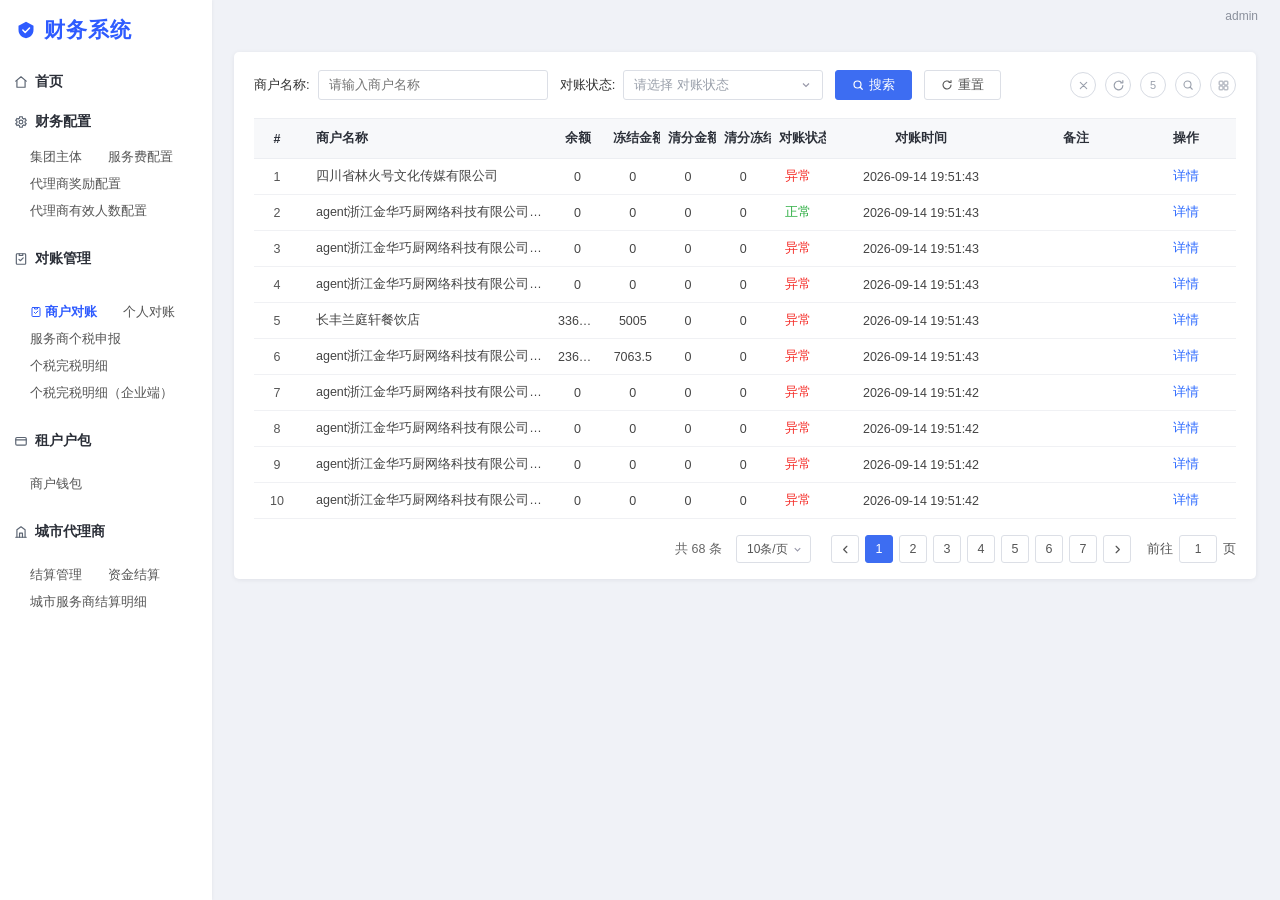
<file: index.html>
<!DOCTYPE html>
<html lang="zh-CN">
<head>
<meta charset="UTF-8">
<title>财务系统 - 商户对账</title>
<link rel="stylesheet" href="./common.css">
</head>
<body>
<div class="app">

  <!-- ============ 左侧菜单 ============ -->
  <aside class="sidebar">
    <div class="logo">
      <svg width="20" height="20" viewBox="0 0 24 24" fill="none">
        <path d="M12 2 L21 7 V12 C21 17.2 17.3 20.8 12 22 C6.7 20.8 3 17.2 3 12 V7 Z" fill="#2e5bff"/>
        <path d="M8.2 12.1 L11 14.9 L16.2 9.7" stroke="#fff" stroke-width="1.8" fill="none" stroke-linecap="round" stroke-linejoin="round"/>
      </svg>
      财务系统
    </div>

    <nav class="menu">
      <div class="menu-item">
        <span class="ic">
          <svg width="14" height="14" viewBox="0 0 24 24" fill="none" stroke="currentColor" stroke-width="2" stroke-linecap="round" stroke-linejoin="round"><path d="M3 10.5 L12 3 L21 10.5"/><path d="M5 9.5 V21 H19 V9.5"/></svg>
        </span>
        首页
      </div>

      <div class="menu-group">
        <div class="menu-title">
          <span class="ic">
            <svg width="14" height="14" viewBox="0 0 24 24" fill="none" stroke="currentColor" stroke-width="2"><circle cx="12" cy="12" r="3.2"/><path d="M19 12a7 7 0 0 0-.1-1.2l2-1.5-2-3.4-2.3 1a7 7 0 0 0-2-1.2L14.2 3H9.8L9.4 5.7a7 7 0 0 0-2 1.2l-2.3-1-2 3.4 2 1.5A7 7 0 0 0 5 12c0 .4 0 .8.1 1.2l-2 1.5 2 3.4 2.3-1a7 7 0 0 0 2 1.2l.4 2.7h4.4l.4-2.7a7 7 0 0 0 2-1.2l2.3 1 2-3.4-2-1.5c.1-.4.1-.8.1-1.2z"/></svg>
          </span>
          财务配置
        </div>
        <div class="menu-sub">
          <div class="row"><span>集团主体</span><span>服务费配置</span></div>
          <div>代理商奖励配置</div>
          <div>代理商有效人数配置</div>
        </div>
      </div>

      <div class="menu-group">
        <div class="menu-title">
          <span class="ic">
            <svg width="14" height="14" viewBox="0 0 24 24" fill="none" stroke="currentColor" stroke-width="2" stroke-linecap="round" stroke-linejoin="round"><rect x="4" y="3" width="16" height="18" rx="1.5"/><path d="M9 3 V6 H15 V3"/><path d="M8.5 12.5 L11 15 L15.8 10.2"/></svg>
          </span>
          对账管理
        </div>
        <div class="menu-sub" style="padding-top:20px;">
          <div class="row">
            <a href="./index.html" class="active"><svg width="12" height="12" viewBox="0 0 24 24" fill="none" stroke="currentColor" stroke-width="2" stroke-linecap="round" stroke-linejoin="round"><rect x="4" y="3" width="16" height="18" rx="1.5"/><path d="M9 3 V6 H15 V3"/><path d="M8.5 12.5 L11 15 L15.8 10.2"/></svg>商户对账</a>
            <a href="#">个人对账</a>
          </div>
          <div><a href="./tax-provider.html">服务商个税申报</a></div>
          <div><a href="./tax.html">个税完税明细</a></div>
          <div><a href="./tax-enterprise.html">个税完税明细（企业端）</a></div>
        </div>
      </div>

      <div class="menu-group">
        <div class="menu-title">
          <span class="ic">
            <svg width="14" height="14" viewBox="0 0 24 24" fill="none" stroke="currentColor" stroke-width="2" stroke-linecap="round" stroke-linejoin="round"><rect x="3" y="6" width="18" height="13" rx="2"/><path d="M3 10 H21"/></svg>
          </span>
          租户户包
        </div>
        <div class="menu-sub" style="padding-top:10px;">
          <div>商户钱包</div>
        </div>
      </div>

      <div class="menu-group">
        <div class="menu-title">
          <span class="ic">
            <svg width="14" height="14" viewBox="0 0 24 24" fill="none" stroke="currentColor" stroke-width="2" stroke-linecap="round" stroke-linejoin="round"><path d="M3 21 H21"/><path d="M5 21 V8 L12 3 L19 8 V21"/><path d="M9.5 21 V14 H14.5 V21"/></svg>
          </span>
          城市代理商
        </div>
        <div class="menu-sub" style="padding-top:10px;">
          <div class="row"><span>结算管理</span><span>资金结算</span></div>
          <div>城市服务商结算明细</div>
        </div>
      </div>
    </nav>
  </aside>

  <!-- ============ 右侧主区域 ============ -->
  <main class="main">
    <div class="admin">admin</div>

    <div class="content">
      <div class="card">

        <!-- 筛选栏 -->
        <div class="toolbar">
          <label class="field">商户名称:
            <input type="text" placeholder="请输入商户名称">
          </label>
          <label class="field">对账状态:
            <select>
              <option>请选择 对账状态</option>
            </select>
          </label>
          <span class="btn btn-primary">
            <svg width="12" height="12" viewBox="0 0 24 24" fill="none" stroke="currentColor" stroke-width="2.4" stroke-linecap="round"><circle cx="11" cy="11" r="7"/><path d="M20.5 20.5 L16.5 16.5"/></svg>
            搜索
          </span>
          <span class="btn btn-plain">
            <svg width="12" height="12" viewBox="0 0 24 24" fill="none" stroke="currentColor" stroke-width="2.2" stroke-linecap="round" stroke-linejoin="round"><path d="M20 12 A8 8 0 1 1 17.5 6.2"/><path d="M20 3 V7 H16"/></svg>
            重置
          </span>

          <div class="circle-tools">
            <span class="ct">
              <svg width="11" height="11" viewBox="0 0 24 24" fill="none" stroke="currentColor" stroke-width="2.4" stroke-linecap="round"><path d="M5 5 L19 19 M19 5 L5 19"/></svg>
            </span>
            <span class="ct">
              <svg width="13" height="13" viewBox="0 0 24 24" fill="none" stroke="currentColor" stroke-width="2.2" stroke-linecap="round" stroke-linejoin="round"><path d="M20 12 A8 8 0 1 1 17.5 6.2"/><path d="M20 3 V7 H16"/></svg>
            </span>
            <span class="ct" style="font-size:11px;">5</span>
            <span class="ct">
              <svg width="12" height="12" viewBox="0 0 24 24" fill="none" stroke="currentColor" stroke-width="2.2" stroke-linecap="round"><circle cx="11" cy="11" r="7"/><path d="M20.5 20.5 L16.5 16.5"/></svg>
            </span>
            <span class="ct">
              <svg width="13" height="13" viewBox="0 0 24 24" fill="none" stroke="currentColor" stroke-width="1.8"><rect x="4" y="4" width="7" height="7" rx="1"/><rect x="13" y="4" width="7" height="7" rx="1"/><rect x="4" y="13" width="7" height="7" rx="1"/><rect x="13" y="13" width="7" height="7" rx="1"/></svg>
            </span>
          </div>
        </div>

        <!-- 数据表格 -->
        <table>
          <colgroup>
            <col style="width:46px">
            <col style="width:250px">
            <col>
            <col>
            <col>
            <col>
            <col>
            <col style="width:190px">
            <col style="width:120px">
            <col style="width:100px">
          </colgroup>
          <thead>
            <tr>
              <th>#</th>
              <th class="name">商户名称</th>
              <th>余额</th>
              <th>冻结金额</th>
              <th>清分金额</th>
              <th>清分冻结金额</th>
              <th>对账状态</th>
              <th>对账时间</th>
              <th>备注</th>
              <th>操作</th>
            </tr>
          </thead>
          <tbody>
            <tr>
              <td class="idx">1</td>
              <td class="name">四川省林火号文化传媒有限公司</td>
              <td>0</td><td>0</td><td>0</td><td>0</td>
              <td class="st-abn">异常</td>
              <td>2026-09-14 19:51:43</td>
              <td></td>
              <td><a class="detail" href="#">详情</a></td>
            </tr>
            <tr>
              <td class="idx">2</td>
              <td class="name">agent浙江金华巧厨网络科技有限公司哟</td>
              <td>0</td><td>0</td><td>0</td><td>0</td>
              <td class="st-ok">正常</td>
              <td>2026-09-14 19:51:43</td>
              <td></td>
              <td><a class="detail" href="#">详情</a></td>
            </tr>
            <tr>
              <td class="idx">3</td>
              <td class="name">agent浙江金华巧厨网络科技有限公司哟</td>
              <td>0</td><td>0</td><td>0</td><td>0</td>
              <td class="st-abn">异常</td>
              <td>2026-09-14 19:51:43</td>
              <td></td>
              <td><a class="detail" href="#">详情</a></td>
            </tr>
            <tr>
              <td class="idx">4</td>
              <td class="name">agent浙江金华巧厨网络科技有限公司YN</td>
              <td>0</td><td>0</td><td>0</td><td>0</td>
              <td class="st-abn">异常</td>
              <td>2026-09-14 19:51:43</td>
              <td></td>
              <td><a class="detail" href="#">详情</a></td>
            </tr>
            <tr>
              <td class="idx">5</td>
              <td class="name">长丰兰庭轩餐饮店</td>
              <td>3362.73</td><td>5005</td><td>0</td><td>0</td>
              <td class="st-abn">异常</td>
              <td>2026-09-14 19:51:43</td>
              <td></td>
              <td><a class="detail" href="#">详情</a></td>
            </tr>
            <tr>
              <td class="idx">6</td>
              <td class="name">agent浙江金华巧厨网络科技有限公司MN</td>
              <td>2367.73</td><td>7063.5</td><td>0</td><td>0</td>
              <td class="st-abn">异常</td>
              <td>2026-09-14 19:51:43</td>
              <td></td>
              <td><a class="detail" href="#">详情</a></td>
            </tr>
            <tr>
              <td class="idx">7</td>
              <td class="name">agent浙江金华巧厨网络科技有限公司哟</td>
              <td>0</td><td>0</td><td>0</td><td>0</td>
              <td class="st-abn">异常</td>
              <td>2026-09-14 19:51:42</td>
              <td></td>
              <td><a class="detail" href="#">详情</a></td>
            </tr>
            <tr>
              <td class="idx">8</td>
              <td class="name">agent浙江金华巧厨网络科技有限公司$$</td>
              <td>0</td><td>0</td><td>0</td><td>0</td>
              <td class="st-abn">异常</td>
              <td>2026-09-14 19:51:42</td>
              <td></td>
              <td><a class="detail" href="#">详情</a></td>
            </tr>
            <tr>
              <td class="idx">9</td>
              <td class="name">agent浙江金华巧厨网络科技有限公司$$</td>
              <td>0</td><td>0</td><td>0</td><td>0</td>
              <td class="st-abn">异常</td>
              <td>2026-09-14 19:51:42</td>
              <td></td>
              <td><a class="detail" href="#">详情</a></td>
            </tr>
            <tr>
              <td class="idx">10</td>
              <td class="name">agent浙江金华巧厨网络科技有限公司哟</td>
              <td>0</td><td>0</td><td>0</td><td>0</td>
              <td class="st-abn">异常</td>
              <td>2026-09-14 19:51:42</td>
              <td></td>
              <td><a class="detail" href="#">详情</a></td>
            </tr>
          </tbody>
        </table>

        <!-- 分页 -->
        <div class="pager">
          <span class="total">共 68 条</span>
          <select>
            <option>10条/页</option>
          </select>
          <span class="pg">
            <svg width="11" height="11" viewBox="0 0 24 24" fill="none" stroke="currentColor" stroke-width="2.6" stroke-linecap="round" stroke-linejoin="round"><polyline points="15 5 8 12 15 19"/></svg>
          </span>
          <span class="pg active">1</span>
          <span class="pg">2</span>
          <span class="pg">3</span>
          <span class="pg">4</span>
          <span class="pg">5</span>
          <span class="pg">6</span>
          <span class="pg">7</span>
          <span class="pg">
            <svg width="11" height="11" viewBox="0 0 24 24" fill="none" stroke="currentColor" stroke-width="2.6" stroke-linecap="round" stroke-linejoin="round"><polyline points="9 5 16 12 9 19"/></svg>
          </span>
          <span class="goto">前往 <input value="1"> 页</span>
        </div>

      </div>
    </div>
  </main>
</div>
</body>
</html>
</file>
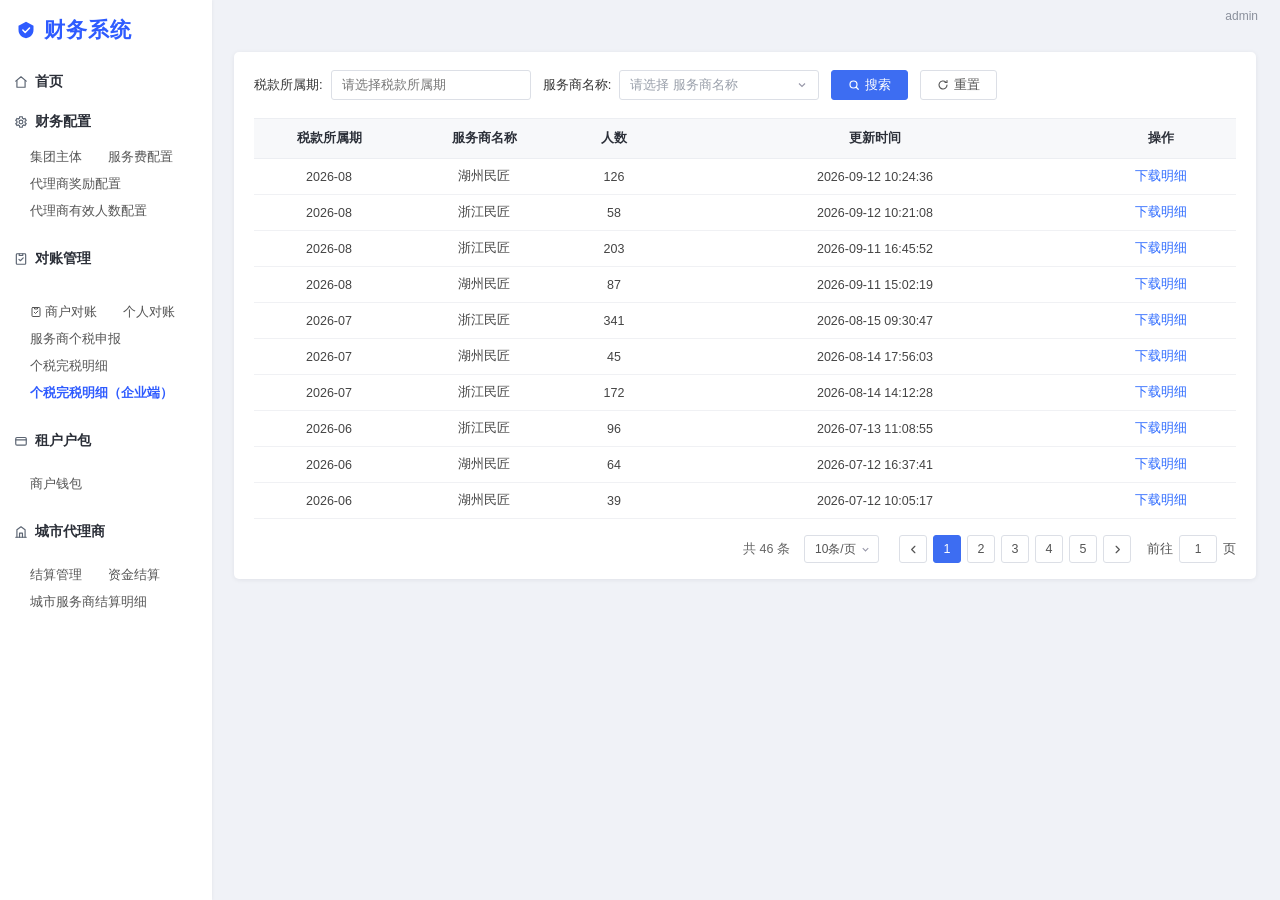
<file: tax-enterprise.html>
<!DOCTYPE html>
<html lang="zh-CN">
<head>
<meta charset="UTF-8">
<title>财务系统 - 个税完税明细（企业端）</title>
<link rel="stylesheet" href="./common.css">
</head>
<body>
<div class="app">

  <!-- ============ 左侧菜单 ============ -->
  <aside class="sidebar">
    <div class="logo">
      <svg width="20" height="20" viewBox="0 0 24 24" fill="none">
        <path d="M12 2 L21 7 V12 C21 17.2 17.3 20.8 12 22 C6.7 20.8 3 17.2 3 12 V7 Z" fill="#2e5bff"/>
        <path d="M8.2 12.1 L11 14.9 L16.2 9.7" stroke="#fff" stroke-width="1.8" fill="none" stroke-linecap="round" stroke-linejoin="round"/>
      </svg>
      财务系统
    </div>

    <nav class="menu">
      <div class="menu-item">
        <span class="ic">
          <svg width="14" height="14" viewBox="0 0 24 24" fill="none" stroke="currentColor" stroke-width="2" stroke-linecap="round" stroke-linejoin="round"><path d="M3 10.5 L12 3 L21 10.5"/><path d="M5 9.5 V21 H19 V9.5"/></svg>
        </span>
        首页
      </div>

      <div class="menu-group">
        <div class="menu-title">
          <span class="ic">
            <svg width="14" height="14" viewBox="0 0 24 24" fill="none" stroke="currentColor" stroke-width="2"><circle cx="12" cy="12" r="3.2"/><path d="M19 12a7 7 0 0 0-.1-1.2l2-1.5-2-3.4-2.3 1a7 7 0 0 0-2-1.2L14.2 3H9.8L9.4 5.7a7 7 0 0 0-2 1.2l-2.3-1-2 3.4 2 1.5A7 7 0 0 0 5 12c0 .4 0 .8.1 1.2l-2 1.5 2 3.4 2.3-1a7 7 0 0 0 2 1.2l.4 2.7h4.4l.4-2.7a7 7 0 0 0 2-1.2l2.3 1 2-3.4-2-1.5c.1-.4.1-.8.1-1.2z"/></svg>
          </span>
          财务配置
        </div>
        <div class="menu-sub">
          <div class="row"><span>集团主体</span><span>服务费配置</span></div>
          <div>代理商奖励配置</div>
          <div>代理商有效人数配置</div>
        </div>
      </div>

      <div class="menu-group">
        <div class="menu-title">
          <span class="ic">
            <svg width="14" height="14" viewBox="0 0 24 24" fill="none" stroke="currentColor" stroke-width="2" stroke-linecap="round" stroke-linejoin="round"><rect x="4" y="3" width="16" height="18" rx="1.5"/><path d="M9 3 V6 H15 V3"/><path d="M8.5 12.5 L11 15 L15.8 10.2"/></svg>
          </span>
          对账管理
        </div>
        <div class="menu-sub" style="padding-top:20px;">
          <div class="row">
            <a href="./index.html"><svg width="12" height="12" viewBox="0 0 24 24" fill="none" stroke="currentColor" stroke-width="2" stroke-linecap="round" stroke-linejoin="round" style="vertical-align:-2px;margin-right:3px;"><rect x="4" y="3" width="16" height="18" rx="1.5"/><path d="M9 3 V6 H15 V3"/><path d="M8.5 12.5 L11 15 L15.8 10.2"/></svg>商户对账</a>
            <a href="#">个人对账</a>
          </div>
          <div><a href="./tax-provider.html">服务商个税申报</a></div>
          <div><a href="./tax.html">个税完税明细</a></div>
          <div><a href="./tax-enterprise.html" class="active">个税完税明细（企业端）</a></div>
        </div>
      </div>

      <div class="menu-group">
        <div class="menu-title">
          <span class="ic">
            <svg width="14" height="14" viewBox="0 0 24 24" fill="none" stroke="currentColor" stroke-width="2" stroke-linecap="round" stroke-linejoin="round"><rect x="3" y="6" width="18" height="13" rx="2"/><path d="M3 10 H21"/></svg>
          </span>
          租户户包
        </div>
        <div class="menu-sub" style="padding-top:10px;">
          <div>商户钱包</div>
        </div>
      </div>

      <div class="menu-group">
        <div class="menu-title">
          <span class="ic">
            <svg width="14" height="14" viewBox="0 0 24 24" fill="none" stroke="currentColor" stroke-width="2" stroke-linecap="round" stroke-linejoin="round"><path d="M3 21 H21"/><path d="M5 21 V8 L12 3 L19 8 V21"/><path d="M9.5 21 V14 H14.5 V21"/></svg>
          </span>
          城市代理商
        </div>
        <div class="menu-sub" style="padding-top:10px;">
          <div class="row"><span>结算管理</span><span>资金结算</span></div>
          <div>城市服务商结算明细</div>
        </div>
      </div>
    </nav>
  </aside>

  <!-- ============ 右侧主区域 ============ -->
  <main class="main">
    <div class="admin">admin</div>

    <div class="content">
      <div class="card">

        <!-- 筛选栏（纯静态，不做搜索交互） -->
        <div class="toolbar">
          <label class="field">税款所属期:
            <input type="text" placeholder="请选择税款所属期" style="width:200px;">
          </label>
          <label class="field">服务商名称:
            <select>
              <option>请选择 服务商名称</option>
              <option>湖州民匠</option>
              <option>浙江民匠</option>
            </select>
          </label>
          <span class="btn btn-primary">
            <svg width="12" height="12" viewBox="0 0 24 24" fill="none" stroke="currentColor" stroke-width="2.4" stroke-linecap="round"><circle cx="11" cy="11" r="7"/><path d="M20.5 20.5 L16.5 16.5"/></svg>
            搜索
          </span>
          <span class="btn btn-plain">
            <svg width="12" height="12" viewBox="0 0 24 24" fill="none" stroke="currentColor" stroke-width="2.2" stroke-linecap="round" stroke-linejoin="round"><path d="M20 12 A8 8 0 1 1 17.5 6.2"/><path d="M20 3 V7 H16"/></svg>
            重置
          </span>
        </div>

        <!-- 数据表格 -->
        <table>
          <colgroup>
            <col style="width:150px">
            <col style="width:160px">
            <col style="width:100px">
            <col>
            <col style="width:150px">
          </colgroup>
          <thead>
            <tr>
              <th>税款所属期</th>
              <th>服务商名称</th>
              <th>人数</th>
              <th>更新时间</th>
              <th>操作</th>
            </tr>
          </thead>
          <tbody>
            <tr>
              <td>2026-08</td>
              <td>湖州民匠</td>
              <td>126</td>
              <td>2026-09-12 10:24:36</td>
              <td class="ops">
                <span class="detail">下载明细</span>
              </td>
            </tr>
            <tr>
              <td>2026-08</td>
              <td>浙江民匠</td>
              <td>58</td>
              <td>2026-09-12 10:21:08</td>
              <td class="ops">
                <span class="detail">下载明细</span>
              </td>
            </tr>
            <tr>
              <td>2026-08</td>
              <td>浙江民匠</td>
              <td>203</td>
              <td>2026-09-11 16:45:52</td>
              <td class="ops">
                <span class="detail">下载明细</span>
              </td>
            </tr>
            <tr>
              <td>2026-08</td>
              <td>湖州民匠</td>
              <td>87</td>
              <td>2026-09-11 15:02:19</td>
              <td class="ops">
                <span class="detail">下载明细</span>
              </td>
            </tr>
            <tr>
              <td>2026-07</td>
              <td>浙江民匠</td>
              <td>341</td>
              <td>2026-08-15 09:30:47</td>
              <td class="ops">
                <span class="detail">下载明细</span>
              </td>
            </tr>
            <tr>
              <td>2026-07</td>
              <td>湖州民匠</td>
              <td>45</td>
              <td>2026-08-14 17:56:03</td>
              <td class="ops">
                <span class="detail">下载明细</span>
              </td>
            </tr>
            <tr>
              <td>2026-07</td>
              <td>浙江民匠</td>
              <td>172</td>
              <td>2026-08-14 14:12:28</td>
              <td class="ops">
                <span class="detail">下载明细</span>
              </td>
            </tr>
            <tr>
              <td>2026-06</td>
              <td>浙江民匠</td>
              <td>96</td>
              <td>2026-07-13 11:08:55</td>
              <td class="ops">
                <span class="detail">下载明细</span>
              </td>
            </tr>
            <tr>
              <td>2026-06</td>
              <td>湖州民匠</td>
              <td>64</td>
              <td>2026-07-12 16:37:41</td>
              <td class="ops">
                <span class="detail">下载明细</span>
              </td>
            </tr>
            <tr>
              <td>2026-06</td>
              <td>湖州民匠</td>
              <td>39</td>
              <td>2026-07-12 10:05:17</td>
              <td class="ops">
                <span class="detail">下载明细</span>
              </td>
            </tr>
          </tbody>
        </table>

        <!-- 分页 -->
        <div class="pager">
          <span class="total">共 46 条</span>
          <select>
            <option>10条/页</option>
          </select>
          <span class="pg">
            <svg width="11" height="11" viewBox="0 0 24 24" fill="none" stroke="currentColor" stroke-width="2.6" stroke-linecap="round" stroke-linejoin="round"><polyline points="15 5 8 12 15 19"/></svg>
          </span>
          <span class="pg active">1</span>
          <span class="pg">2</span>
          <span class="pg">3</span>
          <span class="pg">4</span>
          <span class="pg">5</span>
          <span class="pg">
            <svg width="11" height="11" viewBox="0 0 24 24" fill="none" stroke="currentColor" stroke-width="2.6" stroke-linecap="round" stroke-linejoin="round"><polyline points="9 5 16 12 9 19"/></svg>
          </span>
          <span class="goto">前往 <input value="1"> 页</span>
        </div>

      </div>
    </div>
  </main>
</div>
</body>
</html>
</file>
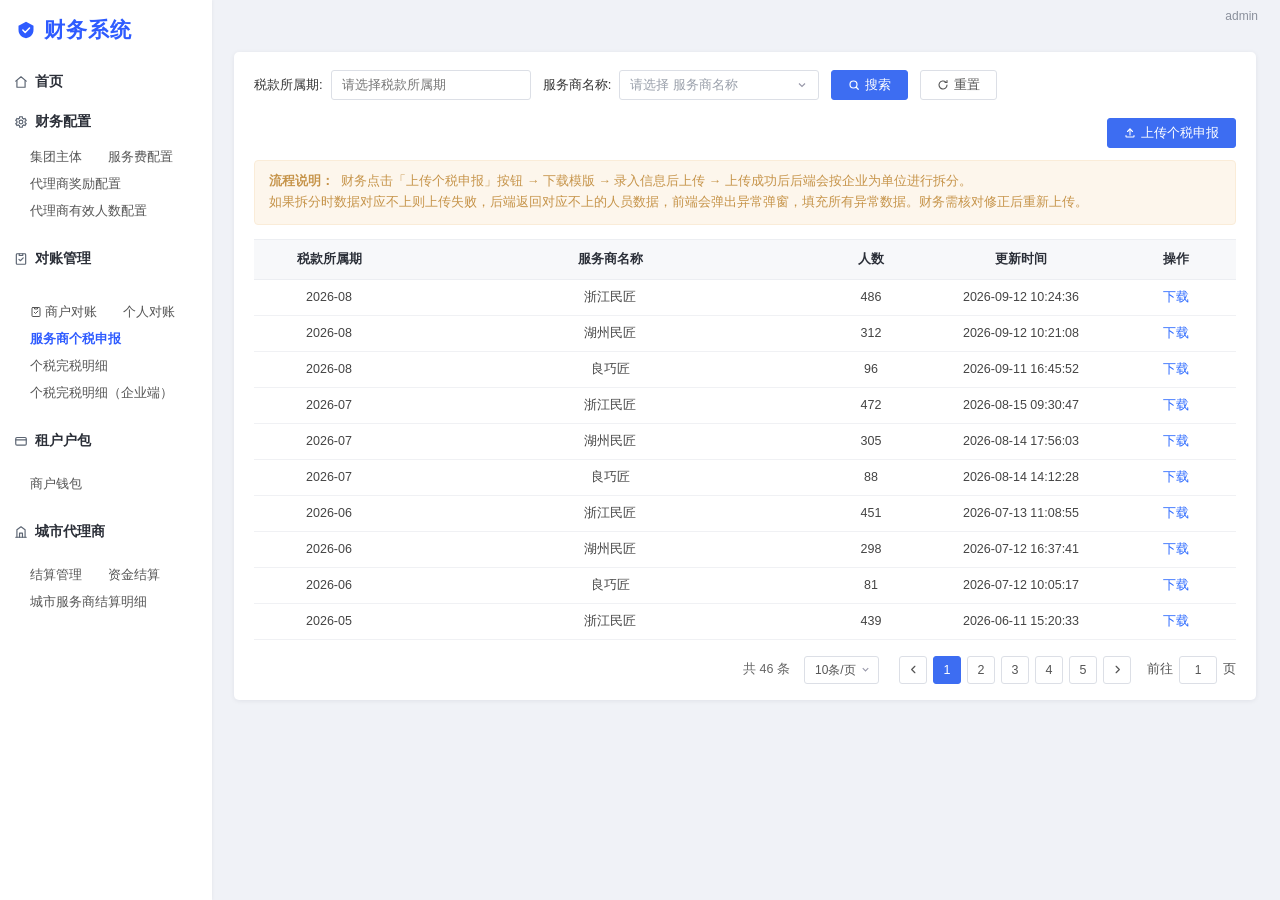
<file: tax-provider.html>
<!DOCTYPE html>
<html lang="zh-CN">
<head>
<meta charset="UTF-8">
<title>财务系统 - 服务商个税申报</title>
<link rel="stylesheet" href="./common.css">
</head>
<body>
<div class="app">

  <!-- ============ 左侧菜单 ============ -->
  <aside class="sidebar">
    <div class="logo">
      <svg width="20" height="20" viewBox="0 0 24 24" fill="none">
        <path d="M12 2 L21 7 V12 C21 17.2 17.3 20.8 12 22 C6.7 20.8 3 17.2 3 12 V7 Z" fill="#2e5bff"/>
        <path d="M8.2 12.1 L11 14.9 L16.2 9.7" stroke="#fff" stroke-width="1.8" fill="none" stroke-linecap="round" stroke-linejoin="round"/>
      </svg>
      财务系统
    </div>

    <nav class="menu">
      <div class="menu-item">
        <span class="ic">
          <svg width="14" height="14" viewBox="0 0 24 24" fill="none" stroke="currentColor" stroke-width="2" stroke-linecap="round" stroke-linejoin="round"><path d="M3 10.5 L12 3 L21 10.5"/><path d="M5 9.5 V21 H19 V9.5"/></svg>
        </span>
        首页
      </div>

      <div class="menu-group">
        <div class="menu-title">
          <span class="ic">
            <svg width="14" height="14" viewBox="0 0 24 24" fill="none" stroke="currentColor" stroke-width="2"><circle cx="12" cy="12" r="3.2"/><path d="M19 12a7 7 0 0 0-.1-1.2l2-1.5-2-3.4-2.3 1a7 7 0 0 0-2-1.2L14.2 3H9.8L9.4 5.7a7 7 0 0 0-2 1.2l-2.3-1-2 3.4 2 1.5A7 7 0 0 0 5 12c0 .4 0 .8.1 1.2l-2 1.5 2 3.4 2.3-1a7 7 0 0 0 2 1.2l.4 2.7h4.4l.4-2.7a7 7 0 0 0 2-1.2l2.3 1 2-3.4-2-1.5c.1-.4.1-.8.1-1.2z"/></svg>
          </span>
          财务配置
        </div>
        <div class="menu-sub">
          <div class="row"><span>集团主体</span><span>服务费配置</span></div>
          <div>代理商奖励配置</div>
          <div>代理商有效人数配置</div>
        </div>
      </div>

      <div class="menu-group">
        <div class="menu-title">
          <span class="ic">
            <svg width="14" height="14" viewBox="0 0 24 24" fill="none" stroke="currentColor" stroke-width="2" stroke-linecap="round" stroke-linejoin="round"><rect x="4" y="3" width="16" height="18" rx="1.5"/><path d="M9 3 V6 H15 V3"/><path d="M8.5 12.5 L11 15 L15.8 10.2"/></svg>
          </span>
          对账管理
        </div>
        <div class="menu-sub" style="padding-top:20px;">
          <div class="row">
            <a href="./index.html"><svg width="12" height="12" viewBox="0 0 24 24" fill="none" stroke="currentColor" stroke-width="2" stroke-linecap="round" stroke-linejoin="round" style="vertical-align:-2px;margin-right:3px;"><rect x="4" y="3" width="16" height="18" rx="1.5"/><path d="M9 3 V6 H15 V3"/><path d="M8.5 12.5 L11 15 L15.8 10.2"/></svg>商户对账</a>
            <a href="#">个人对账</a>
          </div>
          <div><a href="./tax-provider.html" class="active">服务商个税申报</a></div>
          <div><a href="./tax.html">个税完税明细</a></div>
          <div><a href="./tax-enterprise.html">个税完税明细（企业端）</a></div>
        </div>
      </div>

      <div class="menu-group">
        <div class="menu-title">
          <span class="ic">
            <svg width="14" height="14" viewBox="0 0 24 24" fill="none" stroke="currentColor" stroke-width="2" stroke-linecap="round" stroke-linejoin="round"><rect x="3" y="6" width="18" height="13" rx="2"/><path d="M3 10 H21"/></svg>
          </span>
          租户户包
        </div>
        <div class="menu-sub" style="padding-top:10px;">
          <div>商户钱包</div>
        </div>
      </div>

      <div class="menu-group">
        <div class="menu-title">
          <span class="ic">
            <svg width="14" height="14" viewBox="0 0 24 24" fill="none" stroke="currentColor" stroke-width="2" stroke-linecap="round" stroke-linejoin="round"><path d="M3 21 H21"/><path d="M5 21 V8 L12 3 L19 8 V21"/><path d="M9.5 21 V14 H14.5 V21"/></svg>
          </span>
          城市代理商
        </div>
        <div class="menu-sub" style="padding-top:10px;">
          <div class="row"><span>结算管理</span><span>资金结算</span></div>
          <div>城市服务商结算明细</div>
        </div>
      </div>
    </nav>
  </aside>

  <!-- ============ 右侧主区域 ============ -->
  <main class="main">
    <div class="admin">admin</div>

    <div class="content">
      <div class="card">

        <!-- 筛选栏（纯静态，不做搜索交互） -->
        <div class="toolbar">
          <label class="field">税款所属期:
            <input type="text" placeholder="请选择税款所属期" style="width:200px;">
          </label>
          <label class="field">服务商名称:
            <select>
              <option>请选择 服务商名称</option>
              <option>浙江民匠</option>
              <option>湖州民匠</option>
              <option>良巧匠</option>
            </select>
          </label>
          <span class="btn btn-primary">
            <svg width="12" height="12" viewBox="0 0 24 24" fill="none" stroke="currentColor" stroke-width="2.4" stroke-linecap="round"><circle cx="11" cy="11" r="7"/><path d="M20.5 20.5 L16.5 16.5"/></svg>
            搜索
          </span>
          <span class="btn btn-plain">
            <svg width="12" height="12" viewBox="0 0 24 24" fill="none" stroke="currentColor" stroke-width="2.2" stroke-linecap="round" stroke-linejoin="round"><path d="M20 12 A8 8 0 1 1 17.5 6.2"/><path d="M20 3 V7 H16"/></svg>
            重置
          </span>
        </div>

        <!-- 表头上方操作按钮 -->
        <div class="table-bar">
          <span class="btn btn-primary" id="openUpload" style="cursor:pointer;">
            <svg width="12" height="12" viewBox="0 0 24 24" fill="none" stroke="currentColor" stroke-width="2.2" stroke-linecap="round" stroke-linejoin="round"><path d="M12 16 V4"/><path d="M7 9 L12 4 L17 9"/><path d="M4 17 V19 a1 1 0 0 0 1 1 H19 a1 1 0 0 0 1-1 V17"/></svg>
            上传个税申报
          </span>
        </div>

        <!-- 黄底提示 -->
        <div style="background:#fdf6ec;border:1px solid #faecd8;color:#c6944a;padding:10px 14px;border-radius:4px;font-size:12.5px;line-height:1.7;margin-bottom:14px;">
          <b style="margin-right:4px;">流程说明：</b>
          财务点击「上传个税申报」按钮 → 下载模版 → 录入信息后上传 → 上传成功后后端会按企业为单位进行拆分。<br>
          如果拆分时数据对应不上则上传失败，后端返回对应不上的人员数据，前端会弹出异常弹窗，填充所有异常数据。财务需核对修正后重新上传。
        </div>

        <!-- 数据表格 -->
        <table>
          <colgroup>
            <col style="width:150px">
            <col>
            <col style="width:110px">
            <col style="width:190px">
            <col style="width:120px">
          </colgroup>
          <thead>
            <tr>
              <th>税款所属期</th>
              <th>服务商名称</th>
              <th>人数</th>
              <th>更新时间</th>
              <th>操作</th>
            </tr>
          </thead>
          <tbody>
            <tr>
              <td>2026-08</td>
              <td>浙江民匠</td>
              <td>486</td>
              <td>2026-09-12 10:24:36</td>
              <td class="ops"><span class="detail">下载</span></td>
            </tr>
            <tr>
              <td>2026-08</td>
              <td>湖州民匠</td>
              <td>312</td>
              <td>2026-09-12 10:21:08</td>
              <td class="ops"><span class="detail">下载</span></td>
            </tr>
            <tr>
              <td>2026-08</td>
              <td>良巧匠</td>
              <td>96</td>
              <td>2026-09-11 16:45:52</td>
              <td class="ops"><span class="detail">下载</span></td>
            </tr>
            <tr>
              <td>2026-07</td>
              <td>浙江民匠</td>
              <td>472</td>
              <td>2026-08-15 09:30:47</td>
              <td class="ops"><span class="detail">下载</span></td>
            </tr>
            <tr>
              <td>2026-07</td>
              <td>湖州民匠</td>
              <td>305</td>
              <td>2026-08-14 17:56:03</td>
              <td class="ops"><span class="detail">下载</span></td>
            </tr>
            <tr>
              <td>2026-07</td>
              <td>良巧匠</td>
              <td>88</td>
              <td>2026-08-14 14:12:28</td>
              <td class="ops"><span class="detail">下载</span></td>
            </tr>
            <tr>
              <td>2026-06</td>
              <td>浙江民匠</td>
              <td>451</td>
              <td>2026-07-13 11:08:55</td>
              <td class="ops"><span class="detail">下载</span></td>
            </tr>
            <tr>
              <td>2026-06</td>
              <td>湖州民匠</td>
              <td>298</td>
              <td>2026-07-12 16:37:41</td>
              <td class="ops"><span class="detail">下载</span></td>
            </tr>
            <tr>
              <td>2026-06</td>
              <td>良巧匠</td>
              <td>81</td>
              <td>2026-07-12 10:05:17</td>
              <td class="ops"><span class="detail">下载</span></td>
            </tr>
            <tr>
              <td>2026-05</td>
              <td>浙江民匠</td>
              <td>439</td>
              <td>2026-06-11 15:20:33</td>
              <td class="ops"><span class="detail">下载</span></td>
            </tr>
          </tbody>
        </table>

        <!-- 分页 -->
        <div class="pager">
          <span class="total">共 46 条</span>
          <select>
            <option>10条/页</option>
          </select>
          <span class="pg">
            <svg width="11" height="11" viewBox="0 0 24 24" fill="none" stroke="currentColor" stroke-width="2.6" stroke-linecap="round" stroke-linejoin="round"><polyline points="15 5 8 12 15 19"/></svg>
          </span>
          <span class="pg active">1</span>
          <span class="pg">2</span>
          <span class="pg">3</span>
          <span class="pg">4</span>
          <span class="pg">5</span>
          <span class="pg">
            <svg width="11" height="11" viewBox="0 0 24 24" fill="none" stroke="currentColor" stroke-width="2.6" stroke-linecap="round" stroke-linejoin="round"><polyline points="9 5 16 12 9 19"/></svg>
          </span>
          <span class="goto">前往 <input value="1"> 页</span>
        </div>

      </div>
    </div>
  </main>
</div>

<!-- ============ 上传个税申报弹框 ============ -->
<div class="modal-mask" id="uploadMask">
  <div class="modal-box wide">
    <div class="modal-header">
      <span>上传个税申报</span>
      <span class="modal-close" id="uploadClose" title="关闭">×</span>
    </div>
    <div class="modal-body form">
      <div class="form-row">
        <label><span class="req">*</span>税款所属期</label>
        <input type="month" id="uploadPeriod">
      </div>
      <div class="form-row">
        <label><span class="req">*</span>服务商名称</label>
        <select id="uploadProvider">
          <option value="">请选择服务商名称</option>
          <option>浙江民匠</option>
          <option>湖州民匠</option>
          <option>良巧匠</option>
        </select>
      </div>
      <div class="form-row">
        <label>模版下载</label>
        <span class="dl-tpl">下载模版</span>
      </div>
      <div class="form-row" style="align-items:flex-start;">
        <label style="padding-top:10px;"><span class="req">*</span>上传模板</label>
        <div class="upload-area" id="uploadArea">
          <svg width="26" height="26" viewBox="0 0 24 24" fill="none" stroke="currentColor" stroke-width="1.6" stroke-linecap="round" stroke-linejoin="round"><path d="M12 16 V4"/><path d="M7 9 L12 4 L17 9"/><path d="M4 17 V19 a1 1 0 0 0 1 1 H19 a1 1 0 0 0 1-1 V17"/></svg>
          <span id="uploadHint">将文件拖到此处，或<span style="color:#2e6bff;">点击上传</span>（支持 .xls / .xlsx）</span>
        </div>
        <input type="file" id="uploadFile" accept=".xls,.xlsx" style="display:none">
      </div>
    </div>
    <div class="modal-footer">
      <span class="modal-btn cancel" id="uploadCancel">取 消</span>
      <span class="modal-btn ok" id="uploadOk">确 定</span>
    </div>
  </div>
</div>

<!-- ============ 上传失败异常弹窗（不能点遮罩关闭，必须手动处理） ============ -->
<div class="modal-mask" id="errorMask">
  <div class="modal-box" style="width:640px;">
    <div class="modal-header" style="color:#f56c6c;">
      <span>
        <svg width="15" height="15" viewBox="0 0 24 24" fill="none" stroke="currentColor" stroke-width="2.4" stroke-linecap="round" stroke-linejoin="round" style="vertical-align:-2px;margin-right:4px;"><circle cx="12" cy="12" r="10"/><line x1="12" y1="8" x2="12" y2="12"/><line x1="12" y1="16" x2="12.01" y2="16"/></svg>
        上传失败 · 数据异常
      </span>
    </div>
    <div class="modal-body" style="padding:16px 24px 6px;">
      <div style="color:#606266;font-size:13px;margin-bottom:12px;">
        后端按企业拆分时发现以下 <b style="color:#f56c6c;" id="errCount">0</b> 条人员数据对应不上，请核对修正后重新上传。<br>
        <span style="color:#909399;font-size:12px;">（本弹窗需关闭后才能重新操作）</span>
      </div>
      <div style="max-height:280px;overflow-y:auto;border:1px solid #ebeef5;border-radius:4px;">
        <table id="errTable" style="width:100%;border-collapse:collapse;font-size:12.5px;">
          <thead style="background:#f5f7fa;position:sticky;top:0;">
            <tr style="color:#606266;">
              <th style="padding:8px 10px;text-align:left;font-weight:500;border-bottom:1px solid #ebeef5;">序号</th>
              <th style="padding:8px 10px;text-align:left;font-weight:500;border-bottom:1px solid #ebeef5;">姓名</th>
              <th style="padding:8px 10px;text-align:left;font-weight:500;border-bottom:1px solid #ebeef5;">身份证号</th>
              <th style="padding:8px 10px;text-align:left;font-weight:500;border-bottom:1px solid #ebeef5;">异常原因</th>
            </tr>
          </thead>
          <tbody id="errBody"></tbody>
        </table>
      </div>
    </div>
    <div class="modal-footer">
      <span class="modal-btn ok" id="errorClose">关闭（核对后重新上传）</span>
    </div>
  </div>
</div>

<!-- 轻提示 -->
<div class="toast" id="toast">
  <svg width="15" height="15" viewBox="0 0 24 24" fill="none" stroke="#2faf44" stroke-width="2.4" stroke-linecap="round" stroke-linejoin="round"><circle cx="12" cy="12" r="10"/><path d="M8 12.3 L11 15.3 L16.5 9.6"/></svg>
  <span id="toastText">上传成功</span>
</div>

<script>
(function () {
  var mask = document.getElementById('uploadMask');
  var period = document.getElementById('uploadPeriod');
  var provider = document.getElementById('uploadProvider');
  var area = document.getElementById('uploadArea');
  var fileInput = document.getElementById('uploadFile');
  var hint = document.getElementById('uploadHint');
  var toast = document.getElementById('toast');
  var toastText = document.getElementById('toastText');
  var toastTimer = null;

  function openMask() {
    mask.classList.add('show');
  }
  function closeMask() {
    mask.classList.remove('show');
  }
  function resetForm() {
    period.value = '';
    provider.selectedIndex = 0;
    fileInput.value = '';
    hint.innerHTML = '将文件拖到此处，或<span style="color:#2e6bff;">点击上传</span>（支持 .xls / .xlsx）';
  }
  function showToast(msg, isError) {
    toastText.textContent = msg;
    toast.classList.toggle('error', !!isError);
    toast.classList.add('show');
    clearTimeout(toastTimer);
    toastTimer = setTimeout(function () { toast.classList.remove('show'); }, 3000);
  }

  document.getElementById('openUpload').addEventListener('click', openMask);
  document.getElementById('uploadClose').addEventListener('click', closeMask);
  document.getElementById('uploadCancel').addEventListener('click', closeMask);
  mask.addEventListener('click', function (e) { if (e.target === mask) closeMask(); });

  // 点击虚线区域选择文件
  area.addEventListener('click', function () { fileInput.click(); });
  fileInput.addEventListener('change', function () {
    if (fileInput.files && fileInput.files[0]) {
      hint.innerHTML = '已选择文件：<span class="ua-name">' + fileInput.files[0].name + '</span>';
    }
  });

  // 模拟后端拆分返回的异常数据
  var MOCK_ERRORS = [
    { name: '张三', idCard: '3301031990****1234', reason: '身份证号与企业档案不匹配' },
    { name: '李四', idCard: '3301051988****5678', reason: '服务商未归属该企业' },
    { name: '王五', idCard: '3301061992****9012', reason: '该人员本月已申报' },
    { name: '赵六', idCard: '3301021985****3456', reason: '企业名称录入有误' },
    { name: '钱七', idCard: '3301081991****7890', reason: '身份证号位数不正确' },
    { name: '孙八', idCard: '3301091987****2345', reason: '与上月申报记录重复' },
  ];

  var errorMask = document.getElementById('errorMask');
  var errBody = document.getElementById('errBody');

  function openErrorMask(errList) {
    document.getElementById('errCount').textContent = errList.length;
    errBody.innerHTML = '';
    errList.forEach(function (r, i) {
      var tr = document.createElement('tr');
      tr.style.borderBottom = '1px solid #ebeef5';
      tr.innerHTML = '<td style="padding:8px 10px;">' + (i + 1) + '</td>'
                  + '<td style="padding:8px 10px;">' + r.name + '</td>'
                  + '<td style="padding:8px 10px;font-family:Consolas,monospace;">' + r.idCard + '</td>'
                  + '<td style="padding:8px 10px;color:#f56c6c;">' + r.reason + '</td>';
      errBody.appendChild(tr);
    });
    errorMask.classList.add('show');
  }

  // 异常弹窗：不能点遮罩关闭，必须手动点按钮
  document.getElementById('errorClose').addEventListener('click', function () {
    errorMask.classList.remove('show');
  });

  // 确定：校验 → 模拟后端拆分 → 返回异常数据 / 成功
  document.getElementById('uploadOk').addEventListener('click', function () {
    if (!period.value) { showToast('请选择税款所属期', true); return; }
    if (!provider.value) { showToast('请选择服务商名称', true); return; }
    if (!fileInput.files || !fileInput.files[0]) { showToast('请上传模板文件', true); return; }

    closeMask();
    resetForm();

    // 模拟后端：约 60% 概率命中异常，演示异常弹窗；全部命中失败是为了展示完整流程
    var hitError = Math.random() < 1.0;
    if (hitError) {
      // 随机抽 2-5 条异常数据
      var n = 2 + Math.floor(Math.random() * 4);
      var picks = MOCK_ERRORS.slice(0, n);
      setTimeout(function () { openErrorMask(picks); }, 300);
    } else {
      showToast('上传成功，后端正在按企业拆分...');
    }
  });
})();
</script>
</body>
</html>
</file>
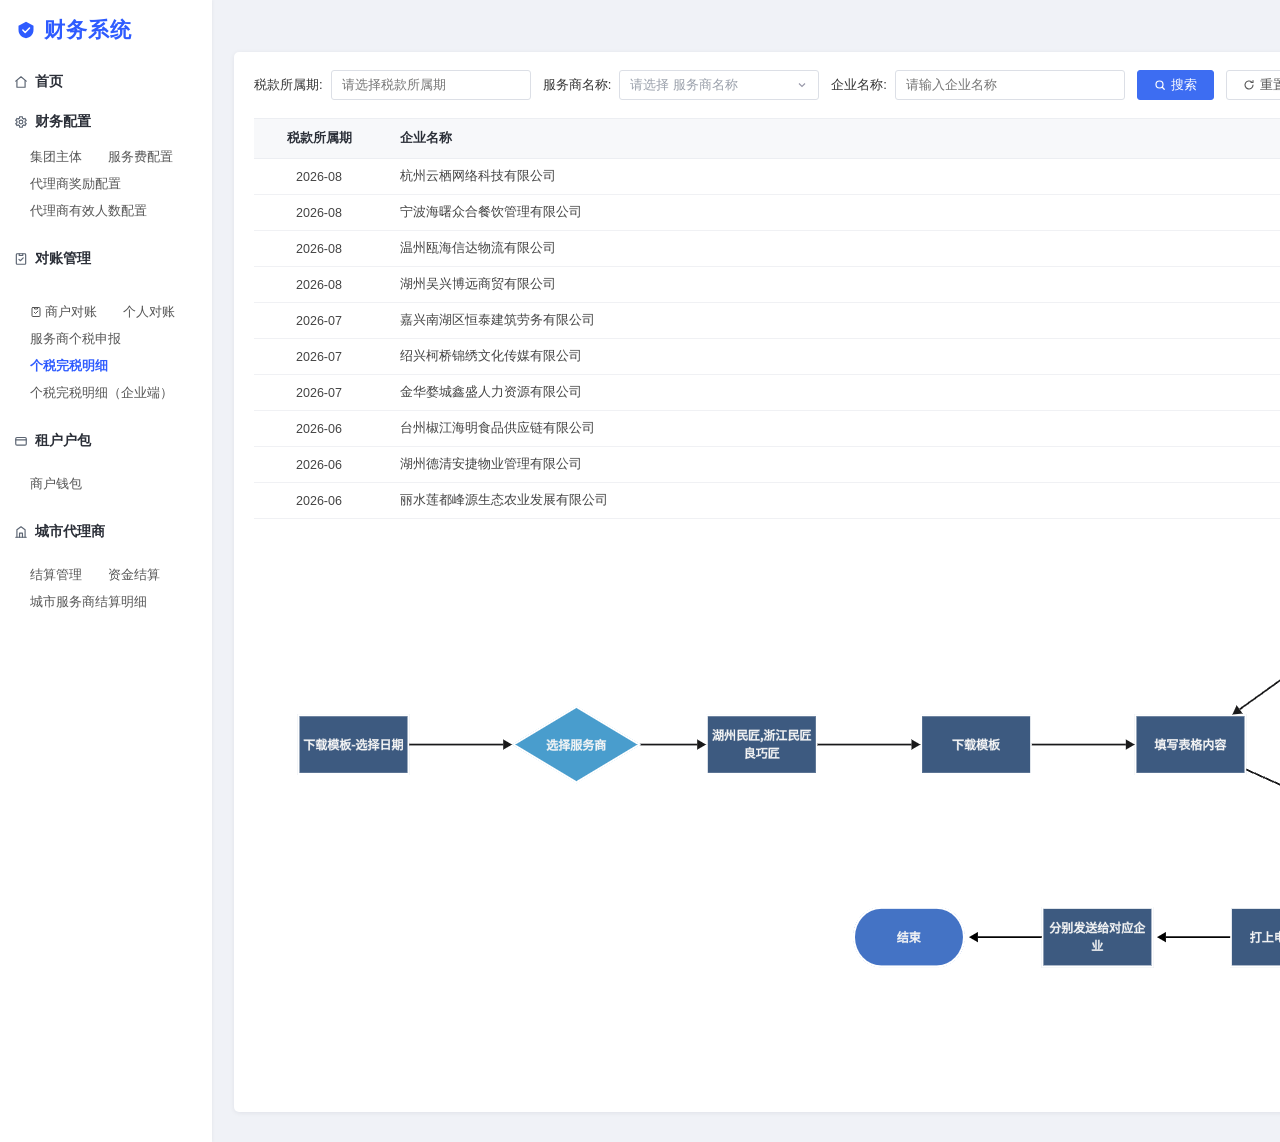
<file: tax.html>
<!DOCTYPE html>
<html lang="zh-CN">
<head>
<meta charset="UTF-8">
<title>财务系统 - 个税完税明细</title>
<link rel="stylesheet" href="./common.css">
</head>
<body>
<div class="app">

  <!-- ============ 左侧菜单 ============ -->
  <aside class="sidebar">
    <div class="logo">
      <svg width="20" height="20" viewBox="0 0 24 24" fill="none">
        <path d="M12 2 L21 7 V12 C21 17.2 17.3 20.8 12 22 C6.7 20.8 3 17.2 3 12 V7 Z" fill="#2e5bff"/>
        <path d="M8.2 12.1 L11 14.9 L16.2 9.7" stroke="#fff" stroke-width="1.8" fill="none" stroke-linecap="round" stroke-linejoin="round"/>
      </svg>
      财务系统
    </div>

    <nav class="menu">
      <div class="menu-item">
        <span class="ic">
          <svg width="14" height="14" viewBox="0 0 24 24" fill="none" stroke="currentColor" stroke-width="2" stroke-linecap="round" stroke-linejoin="round"><path d="M3 10.5 L12 3 L21 10.5"/><path d="M5 9.5 V21 H19 V9.5"/></svg>
        </span>
        首页
      </div>

      <div class="menu-group">
        <div class="menu-title">
          <span class="ic">
            <svg width="14" height="14" viewBox="0 0 24 24" fill="none" stroke="currentColor" stroke-width="2"><circle cx="12" cy="12" r="3.2"/><path d="M19 12a7 7 0 0 0-.1-1.2l2-1.5-2-3.4-2.3 1a7 7 0 0 0-2-1.2L14.2 3H9.8L9.4 5.7a7 7 0 0 0-2 1.2l-2.3-1-2 3.4 2 1.5A7 7 0 0 0 5 12c0 .4 0 .8.1 1.2l-2 1.5 2 3.4 2.3-1a7 7 0 0 0 2 1.2l.4 2.7h4.4l.4-2.7a7 7 0 0 0 2-1.2l2.3 1 2-3.4-2-1.5c.1-.4.1-.8.1-1.2z"/></svg>
          </span>
          财务配置
        </div>
        <div class="menu-sub">
          <div class="row"><span>集团主体</span><span>服务费配置</span></div>
          <div>代理商奖励配置</div>
          <div>代理商有效人数配置</div>
        </div>
      </div>

      <div class="menu-group">
        <div class="menu-title">
          <span class="ic">
            <svg width="14" height="14" viewBox="0 0 24 24" fill="none" stroke="currentColor" stroke-width="2" stroke-linecap="round" stroke-linejoin="round"><rect x="4" y="3" width="16" height="18" rx="1.5"/><path d="M9 3 V6 H15 V3"/><path d="M8.5 12.5 L11 15 L15.8 10.2"/></svg>
          </span>
          对账管理
        </div>
        <div class="menu-sub" style="padding-top:20px;">
          <div class="row">
            <a href="./index.html"><svg width="12" height="12" viewBox="0 0 24 24" fill="none" stroke="currentColor" stroke-width="2" stroke-linecap="round" stroke-linejoin="round" style="vertical-align:-2px;margin-right:3px;"><rect x="4" y="3" width="16" height="18" rx="1.5"/><path d="M9 3 V6 H15 V3"/><path d="M8.5 12.5 L11 15 L15.8 10.2"/></svg>商户对账</a>
            <a href="#">个人对账</a>
          </div>
          <div><a href="./tax-provider.html">服务商个税申报</a></div>
          <div><a href="./tax.html" class="active">个税完税明细</a></div>
          <div><a href="./tax-enterprise.html">个税完税明细（企业端）</a></div>
        </div>
      </div>

      <div class="menu-group">
        <div class="menu-title">
          <span class="ic">
            <svg width="14" height="14" viewBox="0 0 24 24" fill="none" stroke="currentColor" stroke-width="2" stroke-linecap="round" stroke-linejoin="round"><rect x="3" y="6" width="18" height="13" rx="2"/><path d="M3 10 H21"/></svg>
          </span>
          租户户包
        </div>
        <div class="menu-sub" style="padding-top:10px;">
          <div>商户钱包</div>
        </div>
      </div>

      <div class="menu-group">
        <div class="menu-title">
          <span class="ic">
            <svg width="14" height="14" viewBox="0 0 24 24" fill="none" stroke="currentColor" stroke-width="2" stroke-linecap="round" stroke-linejoin="round"><path d="M3 21 H21"/><path d="M5 21 V8 L12 3 L19 8 V21"/><path d="M9.5 21 V14 H14.5 V21"/></svg>
          </span>
          城市代理商
        </div>
        <div class="menu-sub" style="padding-top:10px;">
          <div class="row"><span>结算管理</span><span>资金结算</span></div>
          <div>城市服务商结算明细</div>
        </div>
      </div>
    </nav>
  </aside>

  <!-- ============ 右侧主区域 ============ -->
  <main class="main">
    <div class="admin">admin</div>

    <div class="content">
      <div class="card">

        <!-- 筛选栏（纯静态，不做搜索交互） -->
        <div class="toolbar">
          <label class="field">税款所属期:
            <input type="text" placeholder="请选择税款所属期" style="width:200px;">
          </label>
          <label class="field">服务商名称:
            <select>
              <option>请选择 服务商名称</option>
              <option>湖州民匠</option>
              <option>浙江民匠</option>
            </select>
          </label>
          <label class="field">企业名称:
            <input type="text" placeholder="请输入企业名称">
          </label>
          <span class="btn btn-primary">
            <svg width="12" height="12" viewBox="0 0 24 24" fill="none" stroke="currentColor" stroke-width="2.4" stroke-linecap="round"><circle cx="11" cy="11" r="7"/><path d="M20.5 20.5 L16.5 16.5"/></svg>
            搜索
          </span>
          <span class="btn btn-plain">
            <svg width="12" height="12" viewBox="0 0 24 24" fill="none" stroke="currentColor" stroke-width="2.2" stroke-linecap="round" stroke-linejoin="round"><path d="M20 12 A8 8 0 1 1 17.5 6.2"/><path d="M20 3 V7 H16"/></svg>
            重置
          </span>
        </div>

        <!-- 数据表格 -->
        <table>
          <colgroup>
            <col style="width:130px">
            <col>
            <col style="width:140px">
            <col style="width:80px">
            <col style="width:175px">
            <col style="width:130px">
          </colgroup>
          <thead>
            <tr>
              <th>税款所属期</th>
              <th class="name">企业名称</th>
              <th>服务商名称</th>
              <th>人数</th>
              <th>更新时间</th>
              <th>操作</th>
            </tr>
          </thead>
          <tbody>
            <tr>
              <td>2026-08</td>
              <td class="name">杭州云栖网络科技有限公司</td>
              <td>湖州民匠</td>
              <td>126</td>
              <td>2026-09-12 10:24:36</td>
              <td class="ops">
                <span class="detail">下载明细</span>
              </td>
            </tr>
            <tr>
              <td>2026-08</td>
              <td class="name">宁波海曙众合餐饮管理有限公司</td>
              <td>浙江民匠</td>
              <td>58</td>
              <td>2026-09-12 10:21:08</td>
              <td class="ops">
                <span class="detail">下载明细</span>
              </td>
            </tr>
            <tr>
              <td>2026-08</td>
              <td class="name">温州瓯海信达物流有限公司</td>
              <td>浙江民匠</td>
              <td>203</td>
              <td>2026-09-11 16:45:52</td>
              <td class="ops">
                <span class="detail">下载明细</span>
              </td>
            </tr>
            <tr>
              <td>2026-08</td>
              <td class="name">湖州吴兴博远商贸有限公司</td>
              <td>湖州民匠</td>
              <td>87</td>
              <td>2026-09-11 15:02:19</td>
              <td class="ops">
                <span class="detail">下载明细</span>
              </td>
            </tr>
            <tr>
              <td>2026-07</td>
              <td class="name">嘉兴南湖区恒泰建筑劳务有限公司</td>
              <td>浙江民匠</td>
              <td>341</td>
              <td>2026-08-15 09:30:47</td>
              <td class="ops">
                <span class="detail">下载明细</span>
              </td>
            </tr>
            <tr>
              <td>2026-07</td>
              <td class="name">绍兴柯桥锦绣文化传媒有限公司</td>
              <td>湖州民匠</td>
              <td>45</td>
              <td>2026-08-14 17:56:03</td>
              <td class="ops">
                <span class="detail">下载明细</span>
              </td>
            </tr>
            <tr>
              <td>2026-07</td>
              <td class="name">金华婺城鑫盛人力资源有限公司</td>
              <td>浙江民匠</td>
              <td>172</td>
              <td>2026-08-14 14:12:28</td>
              <td class="ops">
                <span class="detail">下载明细</span>
              </td>
            </tr>
            <tr>
              <td>2026-06</td>
              <td class="name">台州椒江海明食品供应链有限公司</td>
              <td>浙江民匠</td>
              <td>96</td>
              <td>2026-07-13 11:08:55</td>
              <td class="ops">
                <span class="detail">下载明细</span>
              </td>
            </tr>
            <tr>
              <td>2026-06</td>
              <td class="name">湖州德清安捷物业管理有限公司</td>
              <td>湖州民匠</td>
              <td>64</td>
              <td>2026-07-12 16:37:41</td>
              <td class="ops">
                <span class="detail">下载明细</span>
              </td>
            </tr>
            <tr>
              <td>2026-06</td>
              <td class="name">丽水莲都峰源生态农业发展有限公司</td>
              <td>湖州民匠</td>
              <td>39</td>
              <td>2026-07-12 10:05:17</td>
              <td class="ops">
                <span class="detail">下载明细</span>
              </td>
            </tr>
          </tbody>
        </table>

        <!-- 分页 -->
        <div class="pager">
          <span class="total">共 46 条</span>
          <select>
            <option>10条/页</option>
          </select>
          <span class="pg">
            <svg width="11" height="11" viewBox="0 0 24 24" fill="none" stroke="currentColor" stroke-width="2.6" stroke-linecap="round" stroke-linejoin="round"><polyline points="15 5 8 12 15 19"/></svg>
          </span>
          <span class="pg active">1</span>
          <span class="pg">2</span>
          <span class="pg">3</span>
          <span class="pg">4</span>
          <span class="pg">5</span>
          <span class="pg">
            <svg width="11" height="11" viewBox="0 0 24 24" fill="none" stroke="currentColor" stroke-width="2.6" stroke-linecap="round" stroke-linejoin="round"><polyline points="9 5 16 12 9 19"/></svg>
          </span>
          <span class="goto">前往 <input value="1"> 页</span>
        </div>

        <!-- 个税完税明细流程图（静态贴图，无交互） -->
        <div style="margin-top:24px;overflow-x:auto;padding-bottom:8px">
          <img src="tax-flow.png" alt="个税完税明细流程图" style="display:block;width:1751px;max-width:none;height:auto;border:0;pointer-events:none;-webkit-user-drag:none;user-select:none">
        </div>

      </div>
    </div>
  </main>
</div>
</body>
</html>
</file>
<file: common.css>
* { margin: 0; padding: 0; box-sizing: border-box; }
html, body { height: 100%; }
body {
  font-family: "Microsoft YaHei", "PingFang SC", "Hiragino Sans GB", Arial, sans-serif;
  font-size: 13px;
  color: #333;
  background: #f0f2f7;
  min-width: 1200px;
}
.app { display: flex; min-height: 100vh; }

/* ============ 左侧菜单 ============ */
.sidebar {
  width: 212px;
  flex-shrink: 0;
  background: #fff;
  box-shadow: 1px 0 3px rgba(0,0,0,.04);
  padding-bottom: 30px;
}
.logo {
  display: flex;
  align-items: center;
  gap: 8px;
  padding: 16px 14px 14px 16px;
  font-size: 21px;
  font-weight: 700;
  color: #2e5bff;
  letter-spacing: 1px;
}
.logo svg { flex-shrink: 0; }
.menu { padding-top: 4px; user-select: none; }
.menu-group { margin-bottom: 6px; }
.menu-title {
  display: flex;
  align-items: center;
  gap: 7px;
  padding: 11px 14px;
  font-size: 13.5px;
  font-weight: 700;
  color: #2b2f38;
}
.menu-title .ic { color: #5b6472; display: inline-flex; }
.menu-sub {
  padding: 2px 14px 8px 30px;
  color: #555;
  line-height: 27px;
  font-size: 12.5px;
}
.menu-sub .row { display: flex; gap: 26px; white-space: nowrap; }
.menu-sub a {
  color: #555;
  text-decoration: none;
}
.menu-sub a.active { color: #2e5bff; font-weight: 600; }
.menu-sub a.active svg { vertical-align: -2px; margin-right: 3px; }
.menu-item {
  display: flex;
  align-items: center;
  gap: 7px;
  padding: 11px 14px;
  font-size: 13.5px;
  font-weight: 700;
  color: #2b2f38;
}
.menu-item .ic { color: #5b6472; display: inline-flex; }

/* ============ 右侧主区域 ============ */
.main { flex: 1; position: relative; }
.admin {
  position: absolute;
  top: 9px; right: 22px;
  font-size: 12px;
  color: #8a909c;
}
.content { padding: 52px 24px 30px 22px; }
.card {
  background: #fff;
  border-radius: 5px;
  box-shadow: 0 1px 5px rgba(0,21,41,.07);
  padding: 18px 20px 16px;
}

/* ============ 筛选栏 ============ */
.toolbar {
  display: flex;
  align-items: center;
  flex-wrap: wrap;
  gap: 12px;
  margin-bottom: 18px;
}
.toolbar label.field { display: flex; align-items: center; gap: 8px; font-size: 13px; color: #333; }
.toolbar input[type="text"],
.toolbar select {
  height: 30px;
  border: 1px solid #dcdfe6;
  border-radius: 3px;
  padding: 0 10px;
  font-size: 12.5px;
  color: #333;
  background: #fff;
  outline: none;
}
.toolbar input[type="text"] { width: 230px; }
.toolbar select {
  width: 200px;
  appearance: none; -webkit-appearance: none;
  background: #fff url("data:image/svg+xml;utf8,<svg xmlns='http://www.w3.org/2000/svg' width='12' height='12' viewBox='0 0 24 24' fill='none' stroke='%2399a' stroke-width='2.4'><polyline points='6 9 12 15 18 9'/></svg>") no-repeat right 10px center;
  padding-right: 28px;
  color: #9aa0ab;
}
.toolbar select.has-val { color: #333; }
.btn {
  height: 30px;
  border-radius: 3px;
  font-size: 12.5px;
  display: inline-flex;
  align-items: center;
  gap: 5px;
  padding: 0 16px;
}
.btn-primary { background: #3d6df2; color: #fff; border: 1px solid #3d6df2; }
.btn-plain { background: #fff; color: #555; border: 1px solid #dcdfe6; }

.circle-tools { margin-left: auto; display: flex; gap: 9px; }
.circle-tools .ct {
  width: 26px; height: 26px;
  border: 1px solid #d7dbe3;
  border-radius: 50%;
  color: #9aa0ac;
  display: flex; align-items: center; justify-content: center;
  font-size: 13px;
  background: #fff;
}
.circle-tools .ct svg { display: block; }

/* ============ 表格 ============ */
table {
  width: 100%;
  border-collapse: collapse;
  table-layout: fixed;
}
thead th {
  background: #f7f8fa;
  border-top: 1px solid #eceef2;
  border-bottom: 1px solid #eceef2;
  height: 40px;
  font-size: 12.5px;
  font-weight: 700;
  color: #2b2f38;
  text-align: center;
  padding: 0 8px;
  white-space: nowrap;
  overflow: hidden;
}
thead th.name { text-align: left; padding-left: 16px; }
tbody td {
  height: 36px;
  border-bottom: 1px solid #f0f1f4;
  text-align: center;
  font-size: 12.5px;
  color: #444;
  padding: 0 8px;
  white-space: nowrap;
  overflow: hidden;
  text-overflow: ellipsis;
}
tbody td.name { text-align: left; padding-left: 16px; }
tbody td.idx { color: #555; }
.st-abn { color: #f5302b; }
.st-ok { color: #2faf44; }
.detail { color: #2e6bff; text-decoration: none; }
.audit-btn { cursor: pointer; }
.ops .detail + .detail::before {
  content: "";
  border-left: 1px solid #d4dae6;
  margin: 0 7px;
}
/* 已审核行的审核按钮置灰不可点 */
.detail.disabled { color: #c0c4cc; cursor: not-allowed; }

/* ============ 审核状态标签 ============ */
.tag {
  display: inline-block;
  height: 22px;
  line-height: 22px;
  padding: 0 9px;
  border-radius: 3px;
  font-size: 12px;
  font-style: normal;
}
.tag-pending { color: #e6a23c; background: #fdf6ec; border: 1px solid #faecd8; }
.tag-done { color: #2faf44; background: #f0f9eb; border: 1px solid #e1f3d8; }

/* ============ 二次确认弹框 ============ */
.modal-mask {
  display: none;
  position: fixed;
  inset: 0;
  background: rgba(0,0,0,.45);
  z-index: 2000;
}
.modal-mask.show { display: block; }
.modal-box {
  position: absolute;
  top: 50%; left: 50%;
  transform: translate(-50%, -50%);
  width: 420px;
  background: #fff;
  border-radius: 5px;
  box-shadow: 0 8px 30px rgba(0,0,0,.18);
  font-size: 13px;
}
.modal-header {
  display: flex;
  align-items: center;
  justify-content: space-between;
  padding: 15px 18px 10px;
  font-size: 15px;
  font-weight: 700;
  color: #303133;
}
.modal-close {
  color: #909399;
  font-size: 17px;
  line-height: 1;
  cursor: pointer;
  font-weight: 400;
}
.modal-body {
  display: flex;
  align-items: flex-start;
  gap: 10px;
  padding: 8px 18px 18px;
  color: #606266;
  line-height: 22px;
}
.modal-body .warn-ic { flex-shrink: 0; margin-top: 1px; }
.modal-body .company { color: #303133; }
.modal-footer {
  display: flex;
  justify-content: flex-end;
  gap: 10px;
  padding: 0 18px 16px;
}
.modal-btn {
  min-width: 64px;
  height: 32px;
  padding: 0 16px;
  border-radius: 3px;
  font-size: 13px;
  display: inline-flex;
  align-items: center;
  justify-content: center;
  cursor: pointer;
}
.modal-btn.cancel { background: #fff; color: #606266; border: 1px solid #dcdfe6; }
.modal-btn.ok { background: #3d6df2; color: #fff; border: 1px solid #3d6df2; }

/* ============ 轻提示 ============ */
.toast {
  position: fixed;
  top: 24px;
  left: 50%;
  transform: translateX(-50%);
  background: #f0f9eb;
  color: #2faf44;
  border: 1px solid #e1f3d8;
  border-radius: 4px;
  padding: 11px 18px;
  font-size: 13px;
  z-index: 3000;
  display: none;
  align-items: center;
  gap: 7px;
}
.toast.show { display: inline-flex; }
.toast.error { background: #fef0f0; color: #f56c6c; border-color: #fde2e2; }
.toast.error svg { display: none; }

/* ============ 上传个税申报弹框 ============ */
.modal-box.wide { width: 470px; }
.modal-body.form { display: block; padding: 14px 24px 4px; }
.form-row { display: flex; align-items: center; margin-bottom: 15px; }
.form-row > label {
  width: 92px;
  flex-shrink: 0;
  text-align: right;
  padding-right: 12px;
  color: #606266;
  font-size: 13px;
}
.form-row > label .req { color: #f56c6c; margin-right: 3px; }
.form-row input[type="text"],
.form-row input[type="month"],
.form-row select {
  flex: 1;
  height: 32px;
  border: 1px solid #dcdfe6;
  border-radius: 3px;
  padding: 0 10px;
  font-size: 12.5px;
  color: #333;
  background: #fff;
  outline: none;
}
.form-row select {
  appearance: none; -webkit-appearance: none;
  background: #fff url("data:image/svg+xml;utf8,<svg xmlns='http://www.w3.org/2000/svg' width='12' height='12' viewBox='0 0 24 24' fill='none' stroke='%2399a' stroke-width='2.4'><polyline points='6 9 12 15 18 9'/></svg>") no-repeat right 10px center;
  padding-right: 28px;
}
.dl-tpl { color: #2e6bff; cursor: default; }
.upload-area {
  flex: 1;
  border: 1px dashed #dcdfe6;
  border-radius: 5px;
  background: #fafbfc;
  min-height: 96px;
  display: flex;
  flex-direction: column;
  align-items: center;
  justify-content: center;
  gap: 7px;
  cursor: pointer;
  color: #909399;
  font-size: 12.5px;
  padding: 10px;
  text-align: center;
}
.upload-area:hover { border-color: #3d6df2; color: #3d6df2; }
.upload-area .ua-name { color: #303133; }
.table-bar { display: flex; justify-content: flex-end; margin-bottom: 12px; }

/* ============ 分页 ============ */
.pager {
  display: flex;
  align-items: center;
  justify-content: flex-end;
  gap: 6px;
  margin-top: 16px;
  font-size: 12.5px;
  color: #555;
}
.pager .total { margin-right: 8px; color: #666; }
.pager select {
  height: 28px;
  border: 1px solid #dcdfe6;
  border-radius: 3px;
  padding: 0 22px 0 10px;
  font-size: 12px;
  color: #555;
  margin-right: 14px;
  appearance: none; -webkit-appearance: none;
  background: #fff url("data:image/svg+xml;utf8,<svg xmlns='http://www.w3.org/2000/svg' width='11' height='11' viewBox='0 0 24 24' fill='none' stroke='%2399a' stroke-width='2.4'><polyline points='6 9 12 15 18 9'/></svg>") no-repeat right 7px center;
}
.pg {
  min-width: 28px; height: 28px;
  border: 1px solid #dcdfe6;
  border-radius: 3px;
  background: #fff;
  color: #555;
  display: inline-flex; align-items: center; justify-content: center;
  padding: 0 6px;
}
.pg.active { background: #3d6df2; border-color: #3d6df2; color: #fff; }
.goto { margin-left: 10px; display: flex; align-items: center; gap: 6px; }
.goto input {
  width: 38px; height: 28px;
  border: 1px solid #dcdfe6;
  border-radius: 3px;
  text-align: center;
  font-size: 12px;
  color: #555;
  outline: none;
}
</file>
